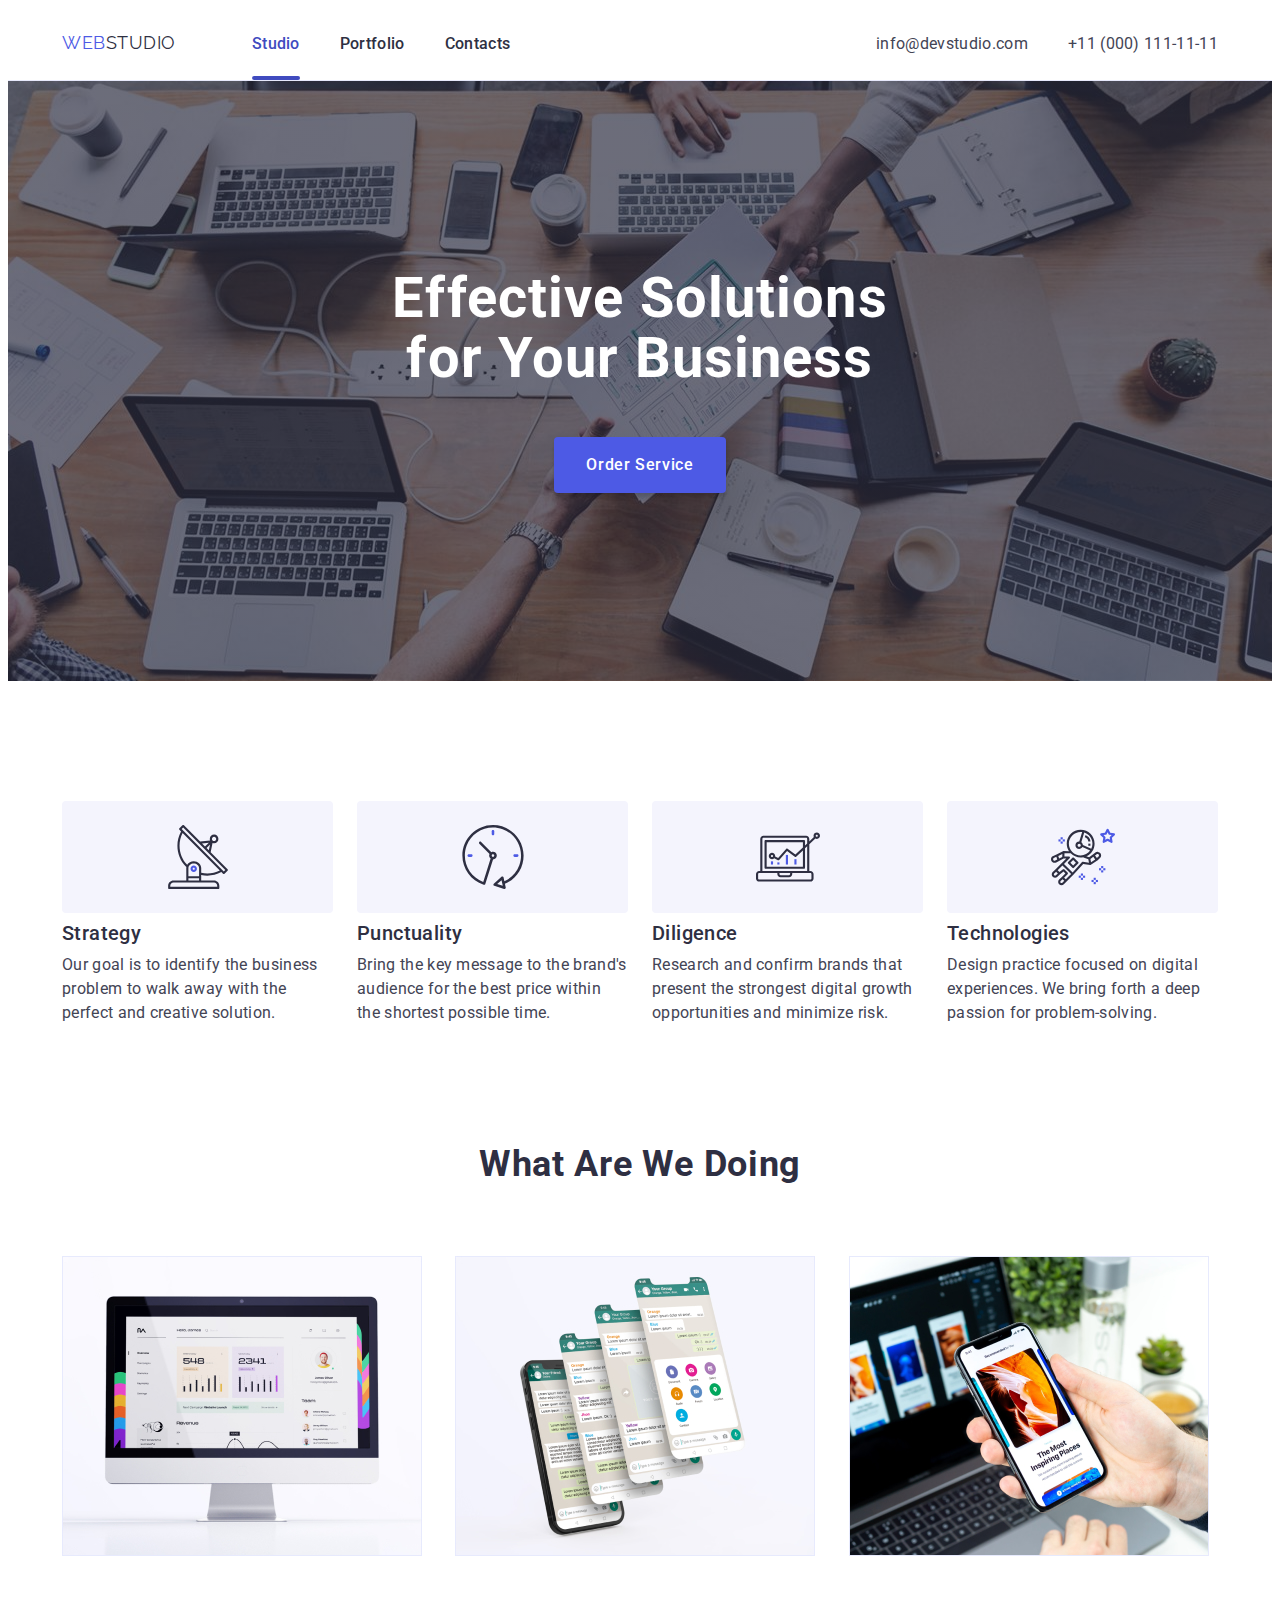
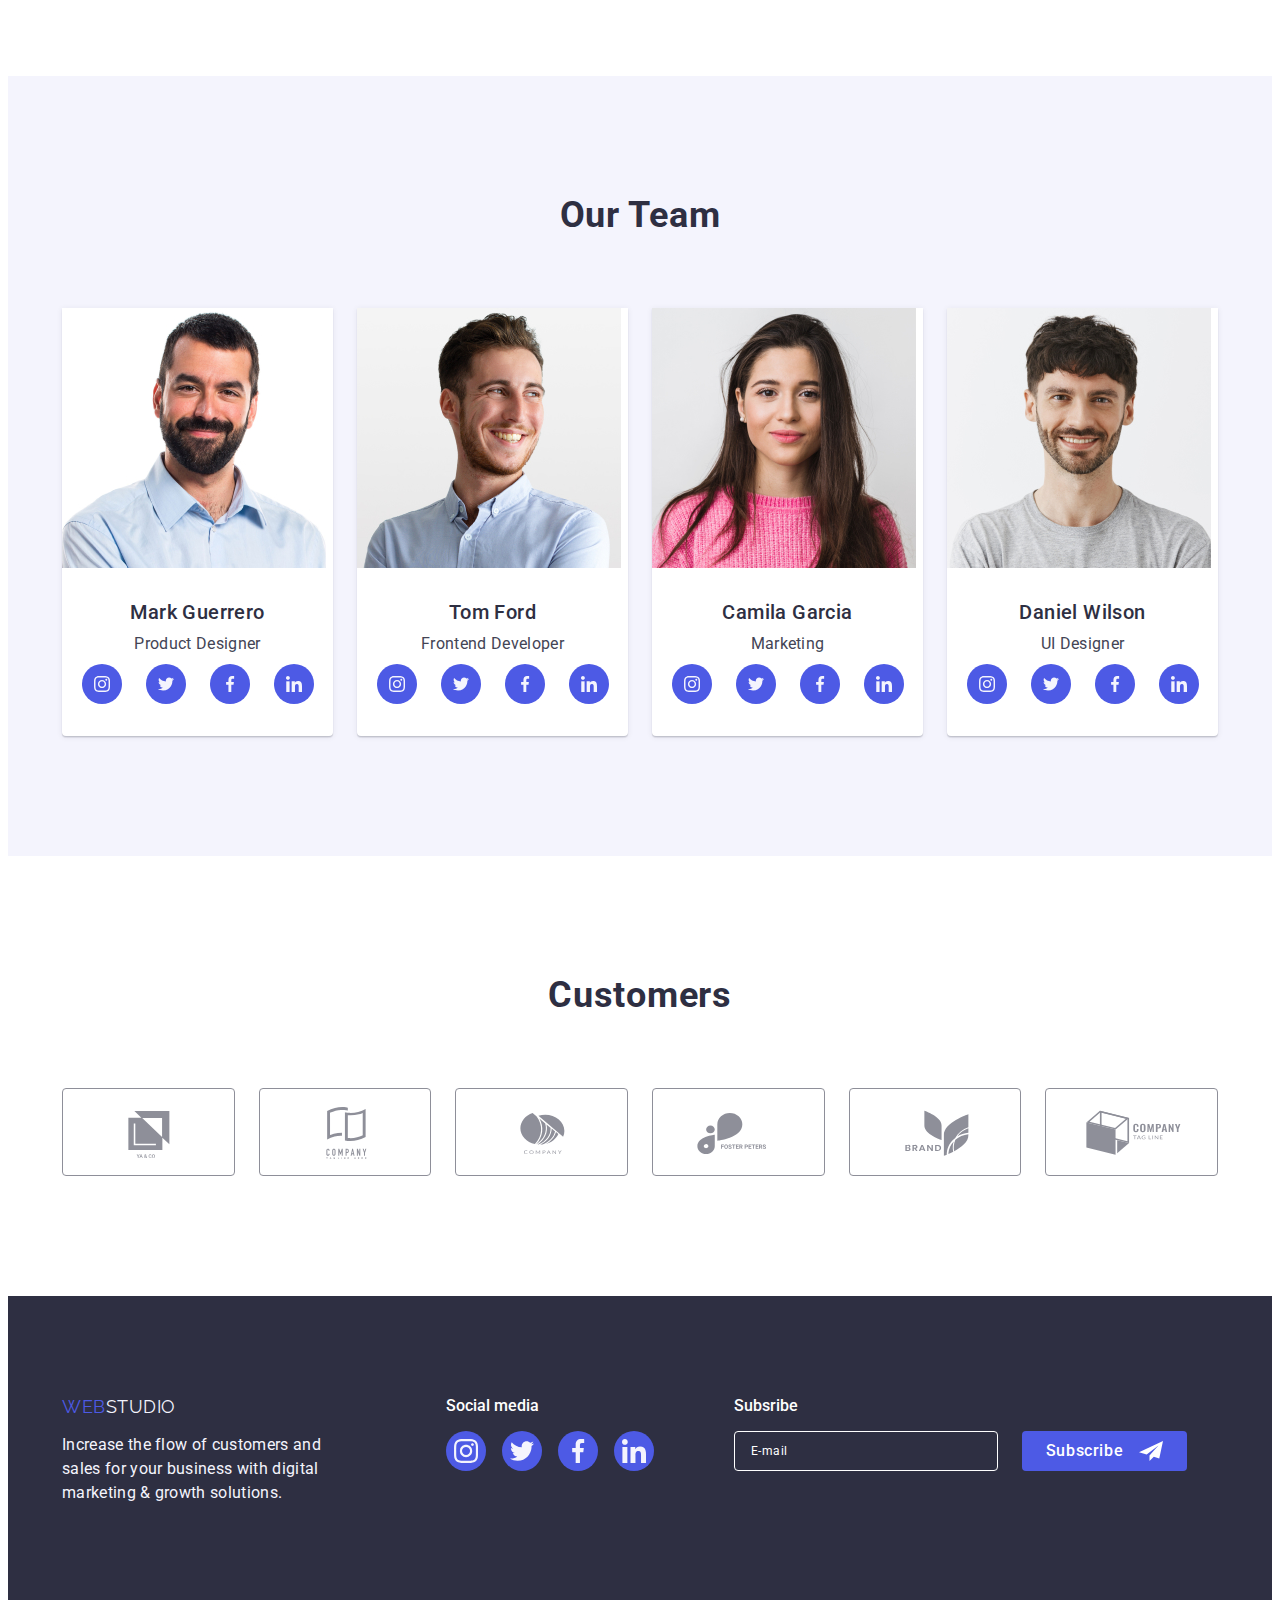
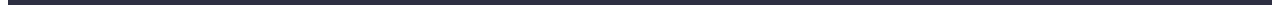
<file: index.html>
<!DOCTYPE html>

<html lang="en">
  <head>
    <meta charset="UTF-8" />
    <meta name="viewport" content="width=device-width, initial-scale=1.0" />
    <title>Web Studio</title>
    <link rel="preconnect" href="https://fonts.googleapis.com" />
    <link rel="preconnect" href="https://fonts.gstatic.com" crossorigin />
    <link
      href="https://fonts.googleapis.com/css2?family=Raleway:wght@800&family=Roboto:wght@400;500;700;900&display=swap"
      rel="stylesheet"
    />
    <link
      rel="stylesheet"
      href="https://cdnjs.cloudflare.com/ajax/libs/modern-normalize/2.0.0/modern-normalize.min.css"
      integrity="sha512-4xo8blKMVCiXpTaLzQSLSw3KFOVPWhm/TRtuPVc4WG6kUgjH6J03IBuG7JZPkcWMxJ5huwaBpOpnwYElP/m6wg=="
      crossorigin="anonymous"
      referrerpolicy="no-referrer"
    />
    <link rel="stylesheet" href="./css/styles.css" />
  </head>

  <body>
    <header>
      <div class="container" id="header-container">
        <nav>
          <a href="./index.html" class="logo header-logo"
            >WEB<span class="logo-accent-dark">STUDIO</span></a
          >

          <ul class="navigation-tabs">
            <li>
              <a href="./index.html" class="nav-link current">Studio</a>
            </li>
            <li>
              <a href="./portfolio.html" class="nav-link">Portfolio</a>
            </li>
            <li>
              <a href="#" class="nav-link">Contacts</a>
            </li>
          </ul>
        </nav>

        <address>
          <ul class="addresses-list">
            <li>
              <a href="mailto:info@devstudio.com" class="address-link"
                >info@devstudio.com</a
              >
            </li>
            <li>
              <a href="tel:+110001111111" class="address-link"
                >+11 (000) 111-11-11</a
              >
            </li>
          </ul>
        </address>

        <button class="menu-toggle js-open-menu" aria-expanded="false" aria-controls="mobile-menu">
          <svg class="menu-toggle-icon" width="32" height="22">
            <use href="./images/icons.svg#menu"></use>
          </svg>
        </button>
      </div>
    </header>

    <div class="menu-container js-menu-container" id="mobile-menu">
      <button class="menu-close-toggle js-close-menu">
        <svg class="modal-close-button-cross" width="8" height="8">
          <use href="./images/icons.svg#cross"></use>
        </svg>
      </button>

      <ul class="mobile-menu-navigation-tabs">
        <li>
          <a href="./index.html" class="mobile-menu-nav-link mobile-menu-current">Studio</a>
        </li>
        <li>
          <a href="./portfolio.html" class="mobile-menu-nav-link">Portfolio</a>
        </li>
        <li>
          <a href="#" class="mobile-menu-nav-link">Contacts</a>
        </li>
      </ul>

      <div>
        <ul class="mobile-menu-addresses-list">
          <li>
            <a href="tel:+110001111111" class="mobile-menu-tel-link"
            >+11 (000) 111-11-11</a
            >
          </li>
          <li>
            <a href="mailto:info@devstudio.com" class="mobile-menu-email-link"
            >info@devstudio.com</a
            >
          </li>
        </ul>

        <ul class="mobile-menu-social-media-list">
          <li>
            <a class="social-media-link" href="#" target="_blank">
              <svg class="social-media-icon">
                <use
                        href="./images/icons.svg#icon-instagram"
                ></use>
              </svg>
            </a>
          </li>
          <li>
            <a class="social-media-link" href="#" target="_blank">
              <svg class="social-media-icon">
                <use href="./images/icons.svg#icon-twitter"></use>
              </svg>
            </a>
          </li>
          <li>
            <a class="social-media-link" href="#" target="_blank">
              <svg class="social-media-icon">
                <use href="./images/icons.svg#icon-facebook"></use>
              </svg>
            </a>
          </li>
          <li>
            <a class="social-media-link" href="#" target="_blank">
              <svg class="social-media-icon">
                <use href="./images/icons.svg#icon-linkedin"></use>
              </svg>
            </a>
          </li>
        </ul>
      </div>
    </div>

    <main>
      <section class="order-section">
        <div class="container">
          <h1 class="slogan">Effective Solutions<br />for Your Business</h1>
          <button type="button" class="order-service-button" data-modal-open>
            Order Service
          </button>
        </div>
      </section>

      <section class="advantages-section">
        <div class="container">
          <h2 class="visually-hidden">Advantages</h2>

          <ul class="advantages-list">
            <li class="advantages-list-item">
              <div class="advantages-icon">
                <svg>
                  <use href="./images/icons.svg#icon-antenna"></use>
                </svg>
              </div>
              <h3 class="advantages-list-item-title">Strategy</h3>
              <p class="advantages-list-item-text">
                Our goal is to identify the business problem to walk away with
                the perfect and creative solution.
              </p>
            </li>
            <li class="advantages-list-item">
              <div class="advantages-icon">
                <svg>
                  <use href="./images/icons.svg#icon-clock"></use>
                </svg>
              </div>
              <h3 class="advantages-list-item-title">Punctuality</h3>
              <p class="advantages-list-item-text">
                Bring the key message to the brand's audience for the best price
                within the shortest possible time.
              </p>
            </li>
            <li class="advantages-list-item">
              <div class="advantages-icon">
                <svg>
                  <use href="./images/icons.svg#icon-diagram"></use>
                </svg>
              </div>
              <h3 class="advantages-list-item-title">Diligence</h3>
              <p class="advantages-list-item-text">
                Research and confirm brands that present the strongest digital
                growth opportunities and minimize risk.
              </p>
            </li>
            <li class="advantages-list-item">
              <div class="advantages-icon">
                <svg>
                  <use
                    href="./images/icons.svg#icon-astronaut"
                  ></use>
                </svg>
              </div>
              <h3 class="advantages-list-item-title">Technologies</h3>
              <p class="advantages-list-item-text">
                Design practice focused on digital experiences. We bring forth a
                deep passion for problem-solving.
              </p>
            </li>
          </ul>
        </div>
      </section>

      <section class="work-types-section">
        <div class="container">
          <h2 class="section-title">What Are We Doing</h2>

          <ul class="work-types-list">
            <li class="work-types-list-item">
              <img
                src="images/main_page/monitor_mac.jpg"
                srcset="images/main_page/monitor_mac.jpg 1x, images/main_page/monitor_mac@2x.jpg 2x"
                alt="Monitor"
                width="360"
              />
            </li>
            <li class="work-types-list-item">
              <img
                src="images/devices/i_phone.jpg"
                srcset="images/main_page/mobiles_chats.jpg 1x, images/main_page/mobiles_chats@2x.jpg 2x"
                alt="Smartphone"
                width="360"
              />
            </li>
            <li class="work-types-list-item">
              <img
                src="images/main_page/mobile_in_hand.jpg"
                srcset="images/main_page/mobile_in_hand.jpg 1x, images/main_page/mobile_in_hand@2x.jpg 2x"
                alt="Mobile phone and laptop"
                width="360"
              />
            </li>
          </ul>
        </div>
      </section>

      <section class="team-section">
        <div class="container">
          <h2 class="section-title">Our Team</h2>

          <ul class="team-list">
            <li class="team-list-item">
              <img
                src="images/main_page/mark_guerrero.jpg"
                srcset="images/main_page/mark_guerrero.jpg 1x, images/main_page/mark_guerrero@2x.jpg 2x"
                alt="Pictured is Mark Guerrero"
                width="264"
              />
              <h3 class="team-member-name">Mark Guerrero</h3>
              <p class="team-member-role">Product Designer</p>
              <ul class="team-member-contacts">
                <li>
                  <a class="team-member-contact-link" href="#" target="_blank">
                    <svg class="team-member-contact-icon">
                      <use
                        href="./images/icons.svg#icon-instagram"
                      ></use>
                    </svg>
                  </a>
                </li>
                <li>
                  <a class="team-member-contact-link" href="#" target="_blank">
                    <svg class="team-member-contact-icon">
                      <use
                        href="./images/icons.svg#icon-twitter"
                      ></use>
                    </svg>
                  </a>
                </li>
                <li>
                  <a class="team-member-contact-link" href="#" target="_blank">
                    <svg class="team-member-contact-icon">
                      <use
                        href="./images/icons.svg#icon-facebook"
                      ></use>
                    </svg>
                  </a>
                </li>
                <li>
                  <a class="team-member-contact-link" href="#" target="_blank">
                    <svg class="team-member-contact-icon">
                      <use
                        href="./images/icons.svg#icon-linkedin"
                      ></use>
                    </svg>
                  </a>
                </li>
              </ul>
            </li>
            <li class="team-list-item">
              <img
                src="images/main_page/tom_ford.jpg"
                srcset="images/main_page/tom_ford.jpg 1x, images/main_page/tom_ford@2x.jpg 2x"
                alt="Pictured is Tom Ford"
                width="264"
              />
              <h3 class="team-member-name">Tom Ford</h3>
              <p class="team-member-role">Frontend Developer</p>
              <ul class="team-member-contacts">
                <li>
                  <a class="team-member-contact-link" href="#" target="_blank">
                    <svg class="team-member-contact-icon">
                      <use
                        href="./images/icons.svg#icon-instagram"
                      ></use>
                    </svg>
                  </a>
                </li>
                <li>
                  <a class="team-member-contact-link" href="#" target="_blank">
                    <svg class="team-member-contact-icon">
                      <use
                        href="./images/icons.svg#icon-twitter"
                      ></use>
                    </svg>
                  </a>
                </li>
                <li>
                  <a class="team-member-contact-link" href="#" target="_blank">
                    <svg class="team-member-contact-icon">
                      <use
                        href="./images/icons.svg#icon-facebook"
                      ></use>
                    </svg>
                  </a>
                </li>
                <li>
                  <a class="team-member-contact-link" href="#" target="_blank">
                    <svg class="team-member-contact-icon">
                      <use
                        href="./images/icons.svg#icon-linkedin"
                      ></use>
                    </svg>
                  </a>
                </li>
              </ul>
            </li>
            <li class="team-list-item">
              <img
                src="images/main_page/camila_garcia.jpg"
                srcset="images/main_page/camila_garcia.jpg 1x, images/main_page/camila_garcia@2x.jpg 2x"
                alt="Pictured is Camila Garcia"
                width="264"
              />
              <h3 class="team-member-name">Camila Garcia</h3>
              <p class="team-member-role">Marketing</p>
              <ul class="team-member-contacts">
                <li>
                  <a class="team-member-contact-link" href="#" target="_blank">
                    <svg class="team-member-contact-icon">
                      <use
                        href="./images/icons.svg#icon-instagram"
                      ></use>
                    </svg>
                  </a>
                </li>
                <li>
                  <a class="team-member-contact-link" href="#" target="_blank">
                    <svg class="team-member-contact-icon">
                      <use
                        href="./images/icons.svg#icon-twitter"
                      ></use>
                    </svg>
                  </a>
                </li>
                <li>
                  <a class="team-member-contact-link" href="#" target="_blank">
                    <svg class="team-member-contact-icon">
                      <use
                        href="./images/icons.svg#icon-facebook"
                      ></use>
                    </svg>
                  </a>
                </li>
                <li>
                  <a class="team-member-contact-link" href="#" target="_blank">
                    <svg class="team-member-contact-icon">
                      <use
                        href="./images/icons.svg#icon-linkedin"
                      ></use>
                    </svg>
                  </a>
                </li>
              </ul>
            </li>
            <li class="team-list-item">
              <img
                src="images/main_page/daniel_wilson.jpg"
                srcset="images/main_page/daniel_wilson.jpg 1x, images/main_page/daniel_wilson@2x.jpg 2x"
                alt="Pictured is Daniel Wilson"
                width="264"
              />
              <h3 class="team-member-name">Daniel Wilson</h3>
              <p class="team-member-role">UI Designer</p>
              <ul class="team-member-contacts">
                <li>
                  <a class="team-member-contact-link" href="#" target="_blank">
                    <svg class="team-member-contact-icon">
                      <use
                        href="./images/icons.svg#icon-instagram"
                      ></use>
                    </svg>
                  </a>
                </li>
                <li>
                  <a class="team-member-contact-link" href="#" target="_blank">
                    <svg class="team-member-contact-icon">
                      <use
                        href="./images/icons.svg#icon-twitter"
                      ></use>
                    </svg>
                  </a>
                </li>
                <li>
                  <a class="team-member-contact-link" href="#" target="_blank">
                    <svg class="team-member-contact-icon">
                      <use
                        href="./images/icons.svg#icon-facebook"
                      ></use>
                    </svg>
                  </a>
                </li>
                <li>
                  <a class="team-member-contact-link" href="#" target="_blank">
                    <svg class="team-member-contact-icon">
                      <use
                        href="./images/icons.svg#icon-linkedin"
                      ></use>
                    </svg>
                  </a>
                </li>
              </ul>
            </li>
          </ul>
        </div>
      </section>

      <section class="customers-section">
        <div class="container">
          <h2 class="section-title">Customers</h2>
          <ul class="customers-list">
            <li class="customer-list-item">
              <a href="#" target="_blank">
                <svg class="customer-icon" width="104" height="56">
                  <use
                    href="./images/icons.svg#icon-company-ya-n-co"
                  ></use>
                </svg>
              </a>
            </li>
            <li class="customer-list-item">
              <a href="#" target="_blank">
                <svg class="customer-icon" width="104" height="56">
                  <use
                    href="./images/icons.svg#icon-company-book"
                  ></use>
                </svg>
              </a>
            </li>
            <li class="customer-list-item">
              <a href="#" target="_blank">
                <svg class="customer-icon" width="104" height="56">
                  <use
                    href="./images/icons.svg#icon-company-egg"
                  ></use>
                </svg>
              </a>
            </li>
            <li class="customer-list-item">
              <a href="#" target="_blank">
                <svg class="customer-icon" width="104" height="56">
                  <use
                    href="./images/icons.svg#icon-company-foster-peters"
                  ></use>
                </svg>
              </a>
            </li>
            <li class="customer-list-item">
              <a href="#" target="_blank">
                <svg class="customer-icon" width="104" height="56">
                  <use
                    href="./images/icons.svg#icon-company-brand"
                  ></use>
                </svg>
              </a>
            </li>
            <li class="customer-list-item">
              <a href="#" target="_blank">
                <svg class="customer-icon" width="104" height="56">
                  <use
                    href="./images/icons.svg#icon-company-cube"
                  ></use>
                </svg>
              </a>
            </li>
          </ul>
        </div>
      </section>
    </main>

    <footer>
      <div class="container">
        <div>
          <a href="./index.html" class="logo footer-logo"
            >WEB<span class="logo-accent-light">STUDIO</span></a
          >

          <p class="footer-text">
            Increase the flow of customers and sales for your business with
            digital marketing & growth solutions.
          </p>
        </div>

        <div class="social-media-container">
          <p>Social media</p>
          <ul class="social-media-list">
            <li>
              <a class="social-media-link" href="#" target="_blank">
                <svg class="social-media-icon">
                  <use
                    href="./images/icons.svg#icon-instagram"
                  ></use>
                </svg>
              </a>
            </li>
            <li>
              <a class="social-media-link" href="#" target="_blank">
                <svg class="social-media-icon">
                  <use href="./images/icons.svg#icon-twitter"></use>
                </svg>
              </a>
            </li>
            <li>
              <a class="social-media-link" href="#" target="_blank">
                <svg class="social-media-icon">
                  <use href="./images/icons.svg#icon-facebook"></use>
                </svg>
              </a>
            </li>
            <li>
              <a class="social-media-link" href="#" target="_blank">
                <svg class="social-media-icon">
                  <use href="./images/icons.svg#icon-linkedin"></use>
                </svg>
              </a>
            </li>
          </ul>
        </div>

        <div class="subscribe-form-container">
          <p class="subscribe-form-name">Subsribe</p>
          <form action="#" name="subscribe_form" autocomplete="off">
            <input
              type="email"
              name="email"
              placeholder="E-mail"
              class="subscribe-form-email-input"
            />
            <button type="submit" class="subscription-submit-button">
              Subscribe
              <svg
                class="subscription-submit-button-icon"
                width="24"
                height="20"
              >
                <use href="./images/icons.svg#send"></use>
              </svg>
            </button>
          </form>
        </div>
      </div>
    </footer>

    <div class="backdrop is-hidden" data-modal>
      <div class="modal">
        <p class="leave-contacts-form-title">
          Leave your contacts and we will call you back
        </p>
        <form class="leave-contacts-form" name="leave_contacts_form">
          <label class="leave-contacts-form-text-input-label" for="name-input"
            >Name</label
          >
          <div class="leave-contacts-form-input-wrapper">
            <input
              type="text"
              name="name"
              class="leave-contacts-form-input"
              id="name-input"
            />
            <svg class="leave-contacts-form-input-icon" width="18" height="18">
              <use href="./images/icons.svg#person"></use>
            </svg>
          </div>

          <label class="leave-contacts-form-text-input-label" for="phone-input"
            >Phone</label
          >
          <div class="leave-contacts-form-input-wrapper">
            <input
              type="tel"
              name="phone"
              class="leave-contacts-form-input"
              id="phone-input"
            />
            <svg class="leave-contacts-form-input-icon" width="18" height="24">
              <use href="./images/icons.svg#phone"></use>
            </svg>
          </div>

          <label class="leave-contacts-form-text-input-label" for="email-input"
            >Email</label
          >
          <div class="leave-contacts-form-input-wrapper">
            <input
              type="email"
              name="email"
              class="leave-contacts-form-input"
              id="email-input"
            />
            <svg class="leave-contacts-form-input-icon" width="18" height="24">
              <use href="./images/icons.svg#email"></use>
            </svg>
          </div>

          <label
            class="leave-contacts-form-text-input-label"
            for="comment-input"
            >Comment</label
          >
          <span class="leave-contacts-form-input-name"></span>
          <textarea
            name="comment"
            placeholder="Text input"
            class="leave-contacts-form-textarea"
            id="comment-input"
          ></textarea>

          <div class="leave-contacts-form-checkbox-input-wrapper">
            <div class="leave-contacts-form-checkbox-wrapper">
              <input
                type="checkbox"
                name="accepted"
                value="true"
                class="leave-contacts-form-checkbox"
                id="policy-accepted-checkbox"
              />
              <svg
                class="leave-contacts-form-checkbox-icon"
                width="10"
                height="8"
              >
                <use href="./images/icons.svg#checkmark"></use>
              </svg>
            </div>
            <label
              class="leave-contacts-form-checkbox-label"
              for="policy-accepted-checkbox"
              >I accept the terms and conditions of the
              <a href="#" class="leave-contacts-form-link"
                >Privacy Policy</a
              ></label
            >
          </div>
          <button type="submit" class="leave-contacts-form-submit-button">
            Send
          </button>
        </form>

        <button class="modal-close-button" data-modal-close>
          <svg class="modal-close-button-cross" width="8" height="8">
            <use href="./images/icons.svg#cross"></use>
          </svg>
        </button>
      </div>
    </div>

    <script src="./js/modal.js"></script>
    <script src="./js/mobile-menu.js"></script>
  </body>
</html>
</file>
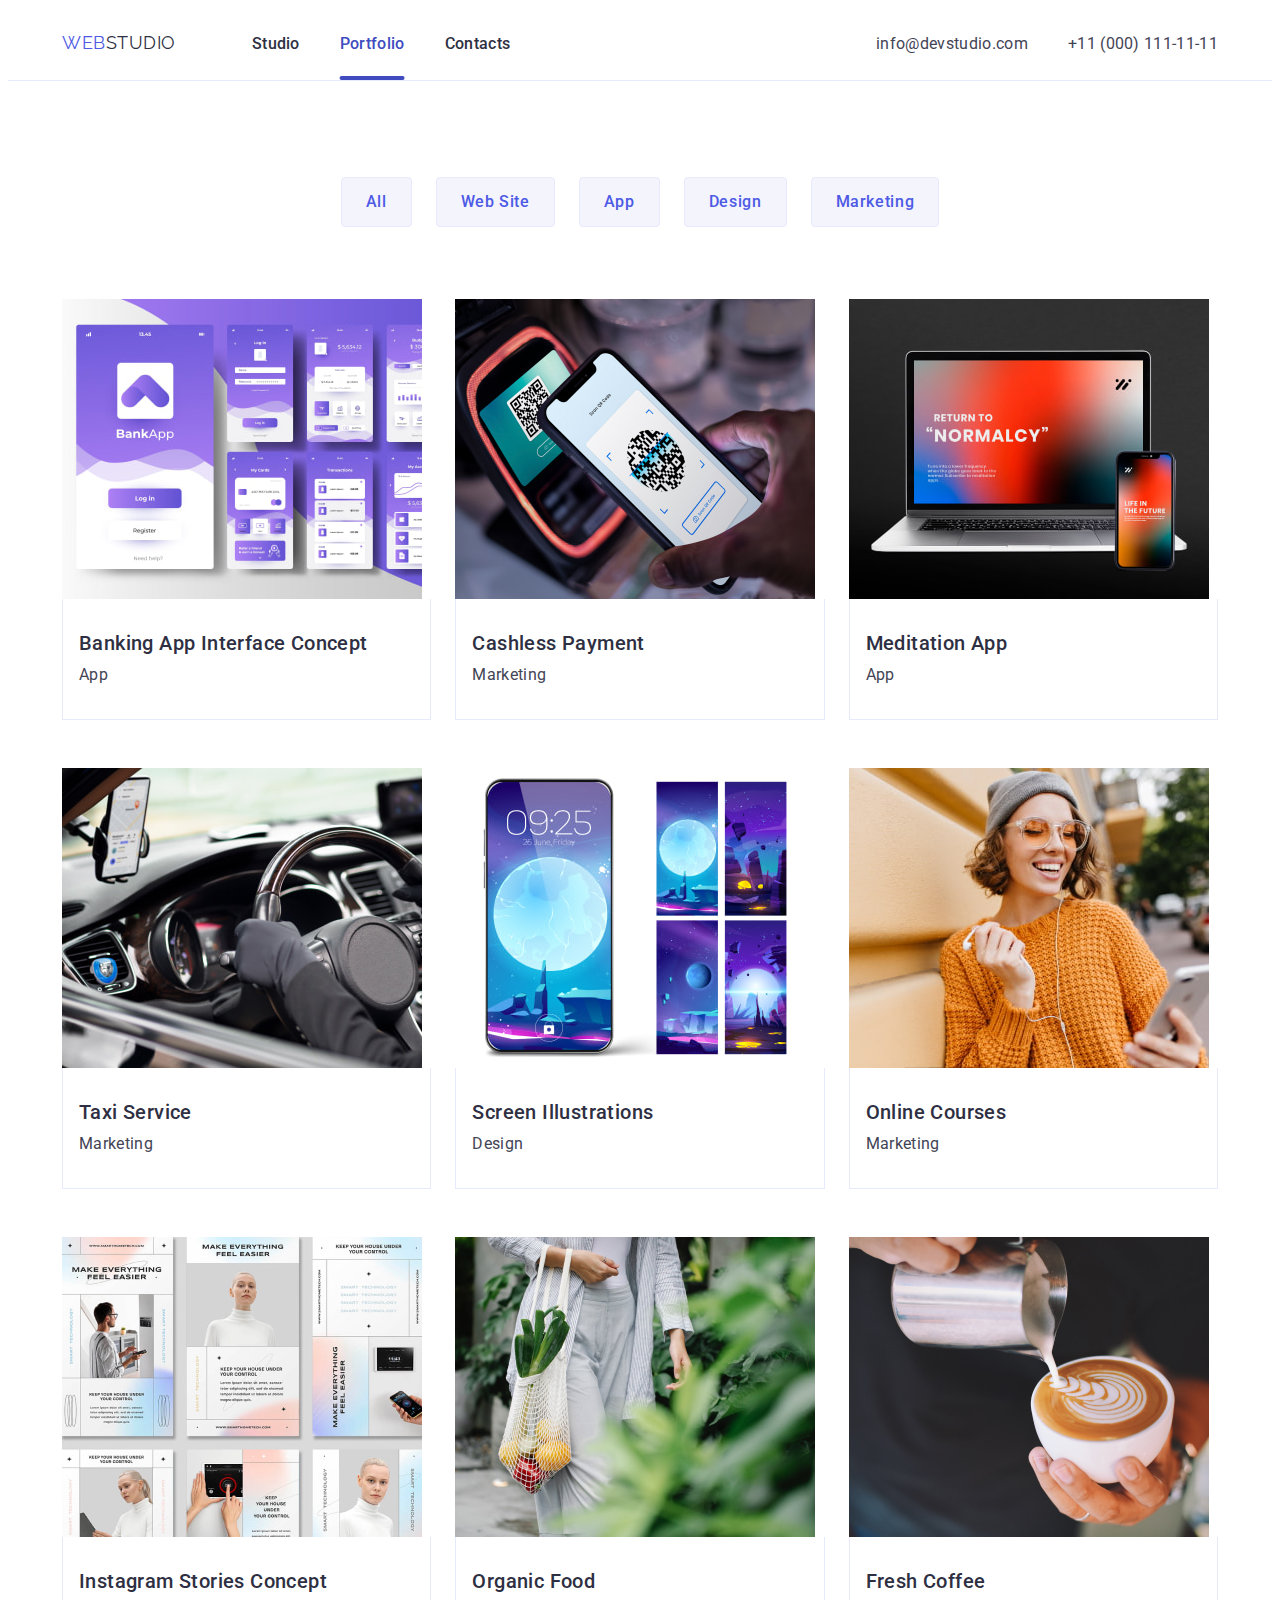
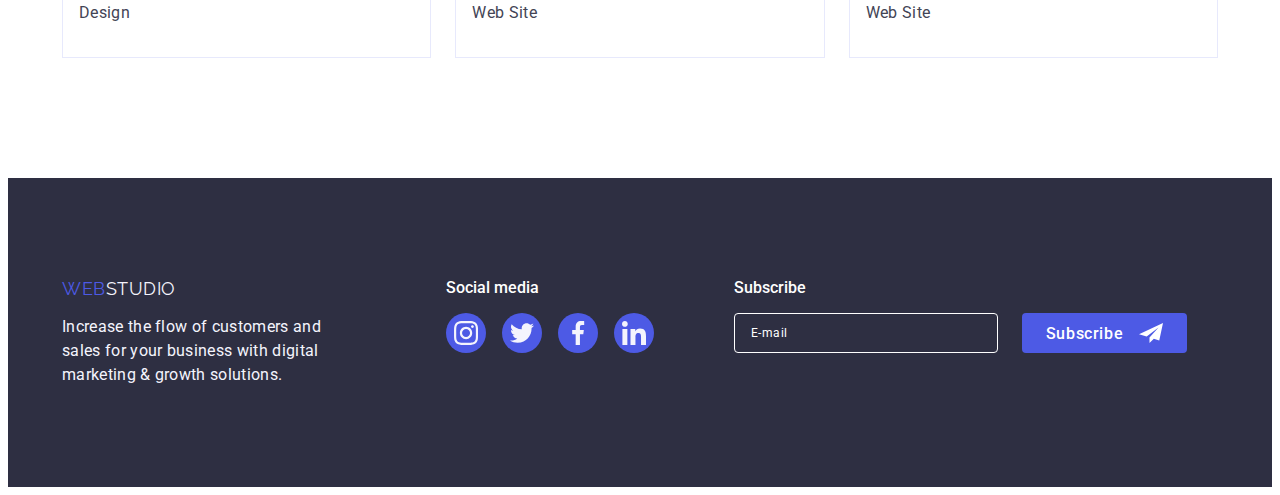
<file: portfolio.html>
<!DOCTYPE html>

<html lang="en">
  <head>
    <meta charset="UTF-8" />
    <meta name="viewport" content="width=device-width, initial-scale=1.0" />
    <title>Web Studio</title>
    <link rel="preconnect" href="https://fonts.googleapis.com" />
    <link rel="preconnect" href="https://fonts.gstatic.com" crossorigin />
    <link
      href="https://fonts.googleapis.com/css2?family=Raleway:wght@800&family=Roboto:wght@400;500;700;900&display=swap"
      rel="stylesheet"
    />
    <link
      rel="stylesheet"
      href="https://cdnjs.cloudflare.com/ajax/libs/modern-normalize/2.0.0/modern-normalize.min.css"
      integrity="sha512-4xo8blKMVCiXpTaLzQSLSw3KFOVPWhm/TRtuPVc4WG6kUgjH6J03IBuG7JZPkcWMxJ5huwaBpOpnwYElP/m6wg=="
      crossorigin="anonymous"
      referrerpolicy="no-referrer"
    />
    <link rel="stylesheet" href="./css/styles.css" />
  </head>

  <body>
    <header>
      <div class="container" id="header-container">
        <nav>
          <a href="./index.html" class="logo header-logo"
            >WEB<span class="logo-accent-dark">STUDIO</span></a
          >

          <ul class="navigation-tabs">
            <li>
              <a href="./index.html" class="nav-link">Studio</a>
            </li>
            <li>
              <a href="./portfolio.html" class="nav-link current">Portfolio</a>
            </li>
            <li>
              <a href="#" class="nav-link">Contacts</a>
            </li>
          </ul>
        </nav>

        <address>
          <ul class="addresses-list">
            <li>
              <a href="mailto:info@devstudio.com" class="address-link"
                >info@devstudio.com</a
              >
            </li>
            <li>
              <a href="tel:+110001111111" class="address-link"
                >+11 (000) 111-11-11</a
              >
            </li>
          </ul>
        </address>
      </div>
    </header>

    <main>
      <section class="portfolio-section">
        <div class="container">
          <h1 class="visually-hidden">Portfolio</h1>

          <ul class="filter-buttons-list">
            <li>
              <button type="button" class="filter-button">All</button>
            </li>
            <li>
              <button type="button" class="filter-button">Web Site</button>
            </li>
            <li>
              <button type="button" class="filter-button">App</button>
            </li>
            <li>
              <button type="button" class="filter-button">Design</button>
            </li>
            <li>
              <button type="button" class="filter-button">Marketing</button>
            </li>
          </ul>

          <ul class="projects-list">
            <li class="project-list-item">
              <a href="#">
                <div class="project-image-wrapper">
                  <img
                    src="images/windows_in_app.jpg"
                    alt="App Interface"
                    width="360"
                    height="300">
                  <div class="project-image-overlay">
                    <p class="project-image-overlay-text">
                      Lorem ipsum dolor sit amet, consectetur adipisicing elit.
                      Deleniti deserunt eligendi fuga harum inventore iusto,
                      nihil odio odit pariatur quas quia repellat soluta unde.
                      Adipisci ducimus fugiat laudantium maxime reiciendis?
                    </p>
                  </div>
                </div>
                <div class="project-list-info">
                  <h2 class="project-name">Banking App Interface Concept</h2>
                  <p class="project-type">App</p>
                </div>
              </a>
            </li>
            <li class="project-list-item">
              <a href="#">
                <div class="project-image-wrapper">
                  <img
                    src="images/qr-code.jpg"
                    alt="Cashless Payment Process"
                    width="360"
                    height="300">
                  <div class="project-image-overlay">
                    <p class="project-image-overlay-text">
                      Lorem ipsum dolor sit amet, consectetur adipisicing elit.
                      Deleniti deserunt eligendi fuga harum inventore iusto,
                      nihil odio odit pariatur quas quia repellat soluta unde.
                      Adipisci ducimus fugiat laudantium maxime reiciendis?
                    </p>
                  </div>
                </div>
                <div class="project-list-info">
                  <h2 class="project-name">Cashless Payment</h2>
                  <p class="project-type">Marketing</p>
                </div>
              </a>
            </li>
            <li class="project-list-item">
              <a href="#">
                <div class="project-image-wrapper">
                  <img
                    src="images/laptop_and_phone.jpg"
                    alt="Laptop and Phone with the Meditation App installed"
                    width="360"
                    height="300">
                  <div class="project-image-overlay">
                    <p class="project-image-overlay-text">
                      Lorem ipsum dolor sit amet, consectetur adipisicing elit.
                      Deleniti deserunt eligendi fuga harum inventore iusto,
                      nihil odio odit pariatur quas quia repellat soluta unde.
                      Adipisci ducimus fugiat laudantium maxime reiciendis?
                    </p>
                  </div>
                </div>
                <div class="project-list-info">
                  <h2 class="project-name">Meditation App</h2>
                  <p class="project-type">App</p>
                </div>
              </a>
            </li>
            <li class="project-list-item">
              <a href="#">
                <div class="project-image-wrapper">
                  <img
                    src="images/driving_car.jpg"
                    alt="Taxi Saloon with App"
                    width="360"
                    height="300">
                  <div class="project-image-overlay">
                    <p class="project-image-overlay-text">
                      Lorem ipsum dolor sit amet, consectetur adipisicing elit.
                      Deleniti deserunt eligendi fuga harum inventore iusto,
                      nihil odio odit pariatur quas quia repellat soluta unde.
                      Adipisci ducimus fugiat laudantium maxime reiciendis?
                    </p>
                  </div>
                </div>
                <div class="project-list-info">
                  <h2 class="project-name">Taxi Service</h2>
                  <p class="project-type">Marketing</p>
                </div>
              </a>
            </li>
            <li class="project-list-item">
              <a href="#">
                <div class="project-image-wrapper">
                <img
                  src="images/cellphone.jpg"
                  alt="Screen Illustrations on the cellphone"
                  width="360"
                  height="300">
                  <div class="project-image-overlay">
                    <p class="project-image-overlay-text">
                      Lorem ipsum dolor sit amet, consectetur adipisicing elit.
                      Deleniti deserunt eligendi fuga harum inventore iusto,
                      nihil odio odit pariatur quas quia repellat soluta unde.
                      Adipisci ducimus fugiat laudantium maxime reiciendis?
                    </p>
                  </div>
                </div>
                <div class="project-list-info">
                  <h2 class="project-name">Screen Illustrations</h2>
                  <p class="project-type">Design</p>
                </div>
              </a>
            </li>
            <li class="project-list-item">
              <a href="#">
                <div class="project-image-wrapper">
                  <img
                    src="images/smiling_woman.jpg"
                    alt="Woman using Phone on Street"
                    width="360"
                    height="300">
                  <div class="project-image-overlay">
                    <p class="project-image-overlay-text">
                      Lorem ipsum dolor sit amet, consectetur adipisicing elit.
                      Deleniti deserunt eligendi fuga harum inventore iusto,
                      nihil odio odit pariatur quas quia repellat soluta unde.
                      Adipisci ducimus fugiat laudantium maxime reiciendis?
                    </p>
                  </div>
                </div>
                <div class="project-list-info">
                  <h2 class="project-name">Online Courses</h2>
                  <p class="project-type">Marketing</p>
                </div>
              </a>
            </li>
            <li class="project-list-item">
              <a href="#">
                <div class="project-image-wrapper">
                  <img
                    src="images/smart_world.jpg"
                    alt="Blocks in the App with Pictures and Text"
                    width="360"
                    height="300">
                  <div class="project-image-overlay">
                    <p class="project-image-overlay-text">
                      Lorem ipsum dolor sit amet, consectetur adipisicing elit.
                      Deleniti deserunt eligendi fuga harum inventore iusto,
                      nihil odio odit pariatur quas quia repellat soluta unde.
                      Adipisci ducimus fugiat laudantium maxime reiciendis?
                    </p>
                  </div>
                </div>
                <div class="project-list-info">
                  <h2 class="project-name">Instagram Stories Concept</h2>
                  <p class="project-type">Design</p>
                </div>
              </a>
            </li>
            <li class="project-list-item">
              <a href="#">
                <div class="project-image-wrapper">
                  <img
                    src="images/bag_with_vgtbls.jpg"
                    alt="Different vegetables in a bag"
                    width="360"
                    height="300">
                  <div class="project-image-overlay">
                    <p class="project-image-overlay-text">
                      Lorem ipsum dolor sit amet, consectetur adipisicing elit.
                      Deleniti deserunt eligendi fuga harum inventore iusto,
                      nihil odio odit pariatur quas quia repellat soluta unde.
                      Adipisci ducimus fugiat laudantium maxime reiciendis?
                    </p>
                  </div>
                </div>
                <div class="project-list-info">
                  <h2 class="project-name">Organic Food</h2>
                  <p class="project-type">Web Site</p>
                </div>
              </a>
            </li>
            <li class="project-list-item">
              <a href="#">
                <div class="project-image-wrapper">
                  <img
                    src="images/latte.jpg"
                    alt="Making cup of a latte"
                    width="360"
                    height="300">
                  <div class="project-image-overlay">
                    <p class="project-image-overlay-text">
                      Lorem ipsum dolor sit amet, consectetur adipisicing elit.
                      Deleniti deserunt eligendi fuga harum inventore iusto,
                      nihil odio odit pariatur quas quia repellat soluta unde.
                      Adipisci ducimus fugiat laudantium maxime reiciendis?
                    </p>
                  </div>
                </div>
                <div class="project-list-info">
                  <h2 class="project-name">Fresh Coffee</h2>
                  <p class="project-type">Web Site</p>
                </div>
              </a>
            </li>
          </ul>
        </div>
      </section>
    </main>

    <footer>
      <div class="container">
        <div>
          <a href="./index.html" class="logo footer-logo"
            >WEB<span class="logo-accent-light">STUDIO</span></a
          >

          <p class="footer-text">
            Increase the flow of customers and sales for your business with
            digital marketing & growth solutions.
          </p>
        </div>

        <div class="social-media-container">
          <p>Social media</p>
          <ul class="social-media-list">
            <li>
              <a class="social-media-link" href="#" target="_blank">
                <svg class="social-media-icon">
                  <use
                    href="./images/icons.svg#icon-instagram"
                  ></use>
                </svg>
              </a>
            </li>
            <li>
              <a class="social-media-link" href="#" target="_blank">
                <svg class="social-media-icon">
                  <use href="./images/icons.svg#icon-twitter"></use>
                </svg>
              </a>
            </li>
            <li>
              <a class="social-media-link" href="#" target="_blank">
                <svg class="social-media-icon">
                  <use href="./images/icons.svg#icon-facebook"></use>
                </svg>
              </a>
            </li>
            <li>
              <a class="social-media-link" href="#" target="_blank">
                <svg class="social-media-icon">
                  <use href="./images/icons.svg#icon-linkedin"></use>
                </svg>
              </a>
            </li>
          </ul>
        </div>

        <div class="subscribe-form-container">
          <p class="subscribe-form-name">Subscribe</p>
          <form action="#" name="subscribe_form" autocomplete="off">
            <input
              type="email"
              name="email"
              placeholder="E-mail"
              class="subscribe-form-email-input"
            />
            <button type="submit" class="subscription-submit-button">
              Subscribe
              <svg
                class="subscription-submit-button-icon"
                width="24"
                height="20"
              >
                <use href="./images/icons.svg#send"></use>
              </svg>
            </button>
          </form>
        </div>
      </div>
    </footer>
  </body>
</html>
</file>
<file: css/styles.css>
:root {
  --navy-blue: #2e2f42;
  --navy-blue-rgb: 46, 47, 66;
  --iris: #4d5ae5;
  --cloud: #f4f4fd;
  --cornflower: #e7e9fc;
  --ocean: #404bbf;
  --white-background: #ffffff;
  --white-text: #ffffff;
  --white-common: #ffffff;
  --slate: #434455;
  --green: #31d0aa;
  --light-slate: #8e8f99;
  --dairy: #fcfcfc;
}

body {
  background-color: var(--white-background);
  font-family: 'Roboto', sans-serif;
  font-size: 16px;
  color: var(--navy-blue);
}

a {
  text-decoration: none;
  color: inherit;
  line-height: 1.5;
  letter-spacing: 0.02em;
}

h1,
h2,
h3,
h4,
h5,
h6,
p {
  margin-top: 0;
  margin-bottom: 0;
}

ul,
ol {
  margin-top: 0;
  margin-bottom: 0;
  padding-left: 0;
}

ul {
  list-style-type: none;
}

img {
  display: block;
}

*:focus {
  outline: none;
}

header {
  box-sizing: border-box;
  border-bottom: 1px solid var(--cornflower);
}

.hide {
  display: none;
}

.container {
  min-width: 320px;
  max-width: 428px;
  margin: 0 auto;
  padding: 0 16px;
}

@media screen and (min-width: 768px) {
  .container {
    max-width: 768px;
  }

  .customers-section > .container {
    padding: 0 108px;
  }

  footer > .container {
    padding: 0 108px;
  }
}

@media screen and (min-width: 1158px) {
  .container {
    max-width: 1156px;
  }

  .customers-section > .container {
    padding: 0 16px;
  }

  footer > .container {
    padding: 0 16px;
  }
}

#header-container {
  display: flex;
  justify-content: space-between;
  gap: 76px;
}

#header-container > nav {
  display: flex;
  gap: 76px;
}

.navigation-tabs {
  display: none;
}

@media screen and (min-width: 768px) {
  .navigation-tabs {
    display: flex;
    gap: 40px;
  }
}

.logo {
  font-family: 'Raleway', sans-serif;
  font-size: 18px;
  line-height: 1.17;
  letter-spacing: 0.03em;
  color: var(--iris);
  display: block;
}

.header-logo {
  padding-top: 24px;
  padding-bottom: 24px;
}

.logo-accent-dark {
  color: var(--navy-blue);
}

.nav-link {
  font-weight: 500;
  line-height: 1.5;
  letter-spacing: 0.02em;
  display: inline-block;
  padding-top: 24px;
  padding-bottom: 24px;
  position: relative;

  transition-property: color;
  transition-duration: 250ms;
  transition-timing-function: cubic-bezier(0.4, 0, 0.2, 1);
}

.nav-link:hover,
.nav-link:focus {
  color: var(--ocean);
}

.current {
  color: var(--ocean);
}

.current::after {
  content: '';
  position: absolute;
  bottom: 0;
  left: 50%;
  transform: translateX(-50%);
  width: 100%;
  height: 4px;
  border-radius: 2px;
  background-color: var(--ocean);
  display: block;
}

address {
  display: flex;
}

.addresses-list {
  display: flex;
  justify-content: right;
}

.addresses-list {
  display: none;
}

.address-link {
  font-style: normal;
  font-size: 12px;
  line-height: 1.17;
  letter-spacing: 0.04em;
  color: var(--slate);
  display: block;

  transition-property: color;
  transition-duration: 250ms;
  transition-timing-function: cubic-bezier(0.4, 0, 0.2, 1);
}

@media screen and (min-width: 768px) {
  .addresses-list {
    display: flex;
    flex-wrap: wrap;
    gap: 40px;
    row-gap: 12px;
    align-content: center;
  }
}

@media screen and (min-width: 1158px) {
  .address-link {
    font-style: normal;
    font-size: 16px;
    line-height: 1.5;
    letter-spacing: 0.02em;
    color: var(--slate);
    display: block;
    padding-top: 24px;
    padding-bottom: 24px;

    transition-property: color;
    transition-duration: 250ms;
    transition-timing-function: cubic-bezier(0.4, 0, 0.2, 1);
  }
}

.address-link:hover,
.address-link:focus {
  color: var(--ocean);
}

.menu-toggle {
  all: unset;
  width: 32px;
  height: 22px;
  margin: auto 0;
}

.menu-toggle-icon {
  stroke: var(--navy-blue);
  stroke-width: 3px;
}

@media screen and (min-width: 768px) {
  .menu-toggle {
    display: none;
  }
}

.menu-container {
  position: fixed;
  top: 0;
  left: 0;
  width: 100vw;
  min-width: 320px;
  height: 100vh;
  padding: 80px 40px 40px;
  background-color: var(--white-background);

  display: flex;
  flex-direction: column;
  justify-content: space-between;

  z-index: 999;

  transform: translateX(100%);
  transition: transform 250ms ease-in-out;
}

.menu-container.is-open {
  transform: translateX(0);
}

.mobile-menu {
  padding: 0;
  margin: 0;
  list-style: none;
}

.mobile-menu-navigation-tabs > li {
  margin-bottom: 40px;
}

.mobile-menu-navigation-tabs > li:last-of-type {
  margin-bottom: 0;
}

.mobile-menu-nav-link {
  font-size: 36px;
  line-height: 1.11;
  letter-spacing: 0.02em;
  font-weight: 700;
  color: var(--navy-blue);
}

.mobile-menu-nav-link:last-of-type {
  margin-bottom: 0;
}

.mobile-menu-current {
  color: var(--ocean);
}

.mobile-menu-addresses-list{
  margin-bottom: 48px;
}

.mobile-menu-tel-link {
  display: block;
  font-size: 36px;
  line-height: 1.11;
  letter-spacing: 0.02em;

  font-weight: 500;
  color: var(--iris);
  margin-bottom: 40px;
}

@media screen and (max-width: 432px)  {
  .mobile-menu-tel-link {
    font-size: 20px;
    line-height: 1.2;
    letter-spacing: 0.02em;
    font-weight: 700;
  }
}

.mobile-menu-email-link {
  font-size: 20px;
  line-height: 1.2;
  letter-spacing: 0.02em;
  font-weight: 500;
}

.mobile-menu-social-media-list {
  display: flex;
  justify-content: space-between;
  max-width: 328px;
}

.menu-close-toggle {
  position: absolute;
  top: 24px;
  right: 24px;
  border-radius: 50%;
  background-color: var(--white-common);
  border: rgba(0, 0, 0, 0.1) solid 1px;
  box-sizing: border-box;
  display: flex;
  justify-content: center;
  align-items: center;
  width: 24px;
  height: 24px;
  padding: 0;
}

.visually-hidden {
  position: absolute;
  width: 1px;
  height: 1px;
  margin: -1px;
  border: 0;
  padding: 0;

  white-space: nowrap;
  clip-path: inset(100%);
  clip: rect(0 0 0 0);
  overflow: hidden;
}

/*region Main Page Styles*/

.order-section {
  background-color: var(--navy-blue);
  margin: 0 auto;
  padding-top: 188px;
  padding-bottom: 188px;
  background-image: linear-gradient(
      rgba(var(--navy-blue-rgb), 0.7),
      rgba(var(--navy-blue-rgb), 0.7)
    ),
    url(../images/main_page/people-office.jpg);
  background-position: center;
  background-size: 1440px auto;
  background-repeat: no-repeat;
}

@media (min-device-pixel-ratio: 2), (min-resolution: 2dppx) {
  .order-section {
    background-image: linear-gradient(
            rgba(var(--navy-blue-rgb), 0.7),
            rgba(var(--navy-blue-rgb), 0.7)
    ),
    url(../images/main_page/people-office@2x.jpg);
  }
}

@media screen and (min-width: 1158px) {
  .order-section {
    padding-top: 188px;
    padding-bottom: 188px;
    background-image: linear-gradient(
            rgba(var(--navy-blue-rgb), 0.7),
            rgba(var(--navy-blue-rgb), 0.7)
    ),
    url(../images/main_page/people-office-tablet.jpg);
    background-size: cover;
  }
}

@media (min-device-pixel-ratio: 2) and (min-resolution: 2dppx) and (min-width: 1158px) {
  .order-section {
    background-image: linear-gradient(
            rgba(var(--navy-blue-rgb), 0.7),
            rgba(var(--navy-blue-rgb), 0.7)
    ),
    url(../images/main_page/people-office-tablet@2x.jpg);
  }
}

.slogan {
  color: var(--white-text);
  font-size: 36px;
  line-height: 1.11;
  letter-spacing: 0.02em;
  text-align: center;
  margin-bottom: 72px;
}

@media screen and (min-width: 768px) {
  .slogan {
    font-size: 56px;
    line-height: 1.07;
    margin-bottom: 32px;
  }
}

@media screen and (min-width: 1158px) {
  .slogan {
    margin-bottom: 48px;
  }
}

.order-service-button {
  background-color: var(--iris);
  color: var(--white-text);
  font-family: 'Roboto', sans-serif;
  font-weight: 500;
  font-size: 16px;
  line-height: 1.5;
  letter-spacing: 0.04em;
  cursor: pointer;
  margin: 0 auto;
  display: block;
  padding: 16px 32px;
  border: none;
  border-radius: 4px;
  box-shadow: 0 4px 4px 0 rgba(0, 0, 0, 0.15);

  transition-property: background-color;
  transition-duration: 250ms;
  transition-timing-function: cubic-bezier(0.4, 0, 0.2, 1);
}

.order-service-button:hover,
.order-service-button:focus {
  background-color: var(--ocean);
}

.advantages-section {
  padding: 96px 0;
}

.advantages-list:last-child {
  padding-bottom: 0 !important;
}

.advantages-list-item {
  padding-bottom: 72px;
}

.advantages-list-item:last-of-type {
  padding-bottom: 0;
}

.advantages-icon {
  display: none;
}

.advantages-icon > svg {
  display: block;
  margin: 0 auto;
  width: 64px;
  height: 64px;
}

.advantages-list-item-title {
  font-size: 36px;
  line-height: 1.11;
  letter-spacing: 0.02em;
  font-weight: 700;
  margin-bottom: 8px;
  text-align: center;
}

.advantages-list-item-text {
  line-height: 1.5;
  letter-spacing: 0.02em;
  font-weight: 500;
  color: var(--slate);
}

@media screen and (min-width: 768px) {
  .advantages-list {
    display: flex;
    flex-wrap: wrap;
    justify-content: space-between;
    row-gap: 72px;
  }

  .advantages-list-item {
    width: calc((100% - 1 * 24px) / 2);
    padding-bottom: 0;
  }

  .advantages-list-item-title {
    text-align: left;
  }
}

@media screen and (min-width: 1158px) {
  .advantages-section {
    padding: 120px 0;
  }

  .advantages-list-item {
    width: calc((100% - 3 * 24px) / 4);
    padding-bottom: 0;
  }

  .advantages-icon {
    background-color: var(--cloud);
    height: 112px;
    display: flex;
    justify-content: center;
    align-items: center;
    margin-bottom: 8px;
    border-radius: 4px;
  }

  .advantages-list-item-title {
    font-size: 20px;
    line-height: 1.2;
    letter-spacing: 0.02em;
    font-weight: 500;
  }

  .advantages-list-item-text {
    line-height: 1.5;
    letter-spacing: 0.02em;
    font-weight: 400;
    color: var(--slate);
  }
}

.section-title {
  font-size: 36px;
  line-height: 1.1;
  letter-spacing: 0.02em;
  text-align: center;
  margin-bottom: 72px;
}

.work-types-section {
  display: none;
}

@media screen and (min-width: 1156px) {
  .work-types-section {
    display: block;
    padding-bottom: 120px;
  }
}

.work-types-list {
  display: flex;
  flex-wrap: wrap;
  gap: 24px;
}

.work-types-list-item {
  width: calc((100% - 2 * 24px) / 3);
}

.work-types-list-item > img {
  max-width: 100%;
}

.team-section {
  background-color: var(--cloud);
  padding: 96px 0;
}

.team-list {
  display: flex;
  flex-wrap: wrap;
  justify-content: center;
  row-gap: 72px;
}

.team-list-item {
  background-color: var(--white-background);
  padding-bottom: 32px;
  width: 264px;
  border-radius: 0 0 4px 4px;
  box-shadow:
          0 2px 1px 0 rgba(var(--navy-blue-rgb), 0.08),
          0 1px 1px 0 rgba(var(--navy-blue-rgb), 0.16),
          0 1px 6px 0 rgba(var(--navy-blue-rgb), 0.08);
}

@media screen and (min-width: 768px) {
  .team-list {
    gap: 24px;
    row-gap: 64px;
  }
}

@media screen and (min-width: 1158px) {
  .team-section {
    padding: 120px 0;
  }

  .team-list-item {
    width: calc((100% - 3 * 24px) / 4);
  }
}

.team-list-item > img {
  max-width: 100%;
}

.team-member-name {
  font-size: 20px;
  line-height: 1.2;
  letter-spacing: 0.02em;
  font-weight: 500;
  text-align: center;
  margin-top: 32px;
  margin-bottom: 8px;
}

.team-member-role {
  text-align: center;
  line-height: 1.5;
  letter-spacing: 0.02em;
  color: var(--slate);
  margin-bottom: 8px;
}

.team-member-contacts {
  display: flex;
  justify-content: center;
  gap: 24px;
}

.team-member-contact-link {
  background-color: var(--iris);
  border-radius: 50%;
  width: 40px;
  height: 40px;
  display: flex;
  justify-content: center;
  align-items: center;

  transition-property: background-color;
  transition-duration: 250ms;
  transition-timing-function: cubic-bezier(0.4, 0, 0.2, 1);
}

.team-member-contact-link:hover,
.team-member-contact-link:focus {
  background-color: var(--ocean);
}

.team-member-contact-icon {
  width: 16px;
  height: 16px;
  fill: var(--cloud);
}

.customers-section {
  padding: 96px 0;
}

.customers-list {
  display: flex;
  flex-wrap: wrap;
  justify-content: space-between;
  row-gap: 72px;
}

.customer-list-item {
  width: calc((100% - 1 * 16px) / 2);
  height: 88px;
}

@media screen and (min-width: 768px) {
  .customer-list-item {
    width: calc((100% - 2 * 24px) / 3);
  }
}

@media screen and (min-width: 1158px) {
  .customers-section {
    padding: 120px 0;
  }

  .customer-list-item {
    width: calc((100% - 5 * 24px) / 6);
  }
}

.customer-list-item > a {
  width: 100%;
  height: 100%;
  display: flex;
  justify-content: center;
  align-items: center;
  box-sizing: border-box;
  border: 1px solid var(--light-slate);
  border-radius: 4px;

  transition-property: border-top-color, border-bottom-color, border-left-color,
    border-right-color;
  transition-duration: 50ms;
  transition-timing-function: cubic-bezier(0.4, 0, 0.2, 1);
}

.customer-list-item:hover > a,
.customer-list-item:focus > a {
  border-color: var(--ocean);
}

.customer-icon {
  fill: var(--light-slate);
  margin: 0 auto;
  display: block;

  transition-property: fill;
  transition-duration: 250ms;
  transition-timing-function: cubic-bezier(0.4, 0, 0.2, 1);
}

.customer-list-item:hover .customer-icon,
.customer-list-item:focus .customer-icon {
  fill: var(--ocean);
}

/*endregion*/

/*region Portfolio Styles*/

.portfolio-section {
  padding-top: 96px;
  padding-bottom: 120px;
}

.filter-buttons-list {
  display: flex;
  justify-content: center;
  gap: 24px;
  margin-bottom: 72px;
}

.filter-button {
  background-color: var(--cloud);
  color: var(--iris);
  font-family: 'Roboto', sans-serif;
  font-size: 16px;
  font-weight: 500;
  line-height: 1.5;
  letter-spacing: 0.04em;
  cursor: pointer;
  padding: 12px 24px;
  border: 1px solid var(--cornflower);
  border-radius: 4px;

  transition-property: color, background-color;
  transition-duration: 250ms;
  transition-timing-function: cubic-bezier(0.4, 0, 0.2, 1);
}

.filter-button:hover,
.filter-button:focus {
  background-color: var(--ocean);
  color: var(--white-text);
}

.projects-list {
  display: flex;
  flex-wrap: wrap;
  justify-content: space-between;
  row-gap: 48px;
}

.project-image-wrapper {
  position: relative;
  overflow: hidden;
}

.project-image-overlay {
  position: absolute;
  top: 0;
  left: 0;
  width: 100%;
  height: 100%;
  background-color: var(--iris);
  padding: 40px 32px;
  transform: translateY(100%);
  transition: 100ms ease-in;
}

.project-image-overlay-text {
  color: var(--cloud);
}

.project-list-item {
  width: calc((100% - 2 * 24px) / 3);

  transition-property: box-shadow;
  transition-duration: 250ms;
  transition-timing-function: cubic-bezier(0.4, 0, 0.2, 1);
}

.project-list-item:hover,
.project-list-item:focus {
  box-shadow:
    0 2px 1px 0 rgba(var(--navy-blue-rgb), 0.08),
    0 1px 1px 0 rgba(var(--navy-blue-rgb), 0.16),
    0 1px 6px 0 rgba(var(--navy-blue-rgb), 0.08);
}

.project-list-item > a > img {
  max-width: 100%;
}

.project-list-item:hover .project-image-overlay,
.project-list-item:focus .project-image-overlay {
  transform: translateY(0);
}

.project-list-info {
  box-sizing: border-box;
  border-width: 0 1px 1px 1px;
  border-style: solid;
  border-color: var(--cornflower);
  padding: 32px 16px;
}

.project-name {
  font-size: 20px;
  line-height: 1.2;
  letter-spacing: 0.02em;
  font-weight: 500;
  margin-bottom: 8px;
}

.project-type {
  line-height: 1.5;
  letter-spacing: 0.02em;
  color: var(--slate);
}

/*endregion*/

/*region Modal window styles*/

.backdrop {
  position: fixed;
  top: 0;
  left: 0;
  width: 100%;
  min-width: 320px;
  height: 100%;
  background-color: rgba(var(--navy-blue-rgb), 0.4);

  transition-property: opacity, visibility;
  transition-duration: 250ms;
  transition-timing-function: cubic-bezier(0.4, 0, 0.2, 1);
}

.is-hidden {
  opacity: 0;
  pointer-events: none;
  visibility: hidden;

  transition-property: opacity, visibility;
  transition-duration: 250ms;
  transition-timing-function: cubic-bezier(0.4, 0, 0.2, 1);
}

.modal {
  position: absolute;
  top: 50%;
  left: 50%;
  transform: translateX(-50%) translateY(-50%);
  min-height: 584px;
  width: 100%;
  min-width: 320px;
  max-width: 392px;
  background-color: var(--dairy);
  border-radius: 4px;
  padding: 72px 16px 24px;
  margin: 0 auto;
}

@media screen and (min-width: 768px) {
  .modal {
    max-width: 408px;
    padding: 72px 24px 24px;
  }
}

.modal-close-button {
  position: absolute;
  top: 24px;
  right: 24px;
  border-radius: 50%;
  background-color: var(--cornflower);
  border: rgba(0, 0, 0, 0.1) solid 1px;
  box-sizing: border-box;
  display: flex;
  justify-content: center;
  align-items: center;
  width: 24px;
  height: 24px;
  padding: 0;

  transition-property: background-color, border-top-color, border-left-color,
    border-bottom-color, border-right-color;
  transition-duration: 250ms;
  transition-timing-function: cubic-bezier(0.4, 0, 0.2, 1);
}

.modal-close-button-cross {
  fill: var(--navy-blue);

  transition-property: fill;
  transition-duration: 250ms;
  transition-timing-function: cubic-bezier(0.4, 0, 0.2, 1);
}

.modal-close-button:hover,
.modal-close-button:focus {
  background-color: var(--ocean);
  border-color: var(--ocean);
}

.modal-close-button:hover > .modal-close-button-cross,
.modal-close-button:focus > .modal-close-button-cross {
  fill: var(--white-common);
}

.leave-contacts-form-title {
  font-weight: 500;
  text-align: center;
  margin-bottom: 16px;
}

.leave-contacts-form-text-input-label {
  display: block;
  color: var(--light-slate);
  font-size: 12px;
  line-height: 1.167;
  letter-spacing: 0.04em;
  margin-bottom: 4px;
}

.leave-contacts-form-input {
  all: unset;
  display: block;
  width: 100%;
  height: 40px;
  border: 1px solid rgba(var(--navy-blue-rgb), 0.4);
  border-radius: 4px;
  padding-left: 38px;
  box-sizing: border-box;
  color: var(--navy-blue);
  font-size: 12px;
  line-height: 1.167;
  letter-spacing: 0.04em;

  transition-property: border-top-color, border-right-color, border-bottom-color, border-left-color;
  transition-duration: 250ms;
  transition-timing-function: cubic-bezier(0.4, 0, 0.2, 1);
}

.leave-contacts-form-input:focus {
  border-color: var(--iris);
}

.leave-contacts-form-input-wrapper {
  position: relative;
  margin-bottom: 8px;
}

.leave-contacts-form-input-icon {
  position: absolute;
  top: 50%;
  transform: translateY(-50%);
  left: 18px;
  fill: var(--navy-blue);

  transition-property: fill;
  transition-duration: 250ms;
  transition-timing-function: cubic-bezier(0.4, 0, 0.2, 1);
}

.leave-contacts-form-input:focus + .leave-contacts-form-input-icon {
  fill: var(--iris);
}

.leave-contacts-form-textarea {
  all: unset;
  display: block;
  width: 100%;
  height: 120px;
  resize: none;
  margin-bottom: 16px;
  box-sizing: border-box;
  padding: 8px 16px;
  border: 1px solid rgba(var(--navy-blue-rgb), 0.4);
  border-radius: 4px;
  color: var(--navy-blue);
  font-size: 12px;
  line-height: 1.167;
  letter-spacing: 0.04em;

  transition-property: border-top-color, border-right-color, border-bottom-color, border-left-color;
  transition-duration: 250ms;
  transition-timing-function: cubic-bezier(0.4, 0, 0.2, 1);
}

.leave-contacts-form-textarea:focus {
  border-color: var(--iris);
}

.leave-contacts-form-textarea::placeholder {
  color: var(--light-slate);
  font-size: 12px;
  line-height: 1.167;
  letter-spacing: 0.04em;
}

.leave-contacts-form-checkbox-input-wrapper {
  margin-bottom: 24px;
  display: flex;
  align-items: center;
}

.leave-contacts-form-checkbox-wrapper {
  position: relative;
  margin-right: 8px;
}

.leave-contacts-form-checkbox {
  all: unset;
  display: block;
  width: 16px;
  height: 16px;
  border: 1px solid rgba(var(--navy-blue-rgb), 0.4);
  border-radius: 4px;

  transition-property: background-color, border-top-color, border-right-color, border-bottom-color, border-left-color;
  transition-duration: 250ms;
  transition-timing-function: cubic-bezier(0.4, 0, 0.2, 1);
}

.leave-contacts-form-checkbox:checked {
  border-color: var(--ocean);
  background-color: var(--ocean);
}

.leave-contacts-form-checkbox-icon {
  position: absolute;
  top: 50%;
  left: 50%;
  transform: translateX(-50%) translateY(-50%);
  fill: transparent;
  pointer-events: none;

  transition-property: fill;
  transition-duration: 250ms;
  transition-timing-function: cubic-bezier(0.4, 0, 0.2, 1);
}

.leave-contacts-form-checkbox:checked + .leave-contacts-form-checkbox-icon {
  fill: var(--white-common);
}

.leave-contacts-form-checkbox-label {
  color: var(--light-slate);
  font-size: 12px;
  line-height: 1.167;
  letter-spacing: 0.04em;
  user-select: none;
}

.leave-contacts-form-link {
  line-height: 1.25;
  color: var(--iris);
  text-decoration: underline;
  text-decoration-skip-ink: none;
}

.leave-contacts-form-submit-button {
  all: unset;
  width: 159px;
  height: 56px;
  display: block;
  margin: 0 auto;
  background-color: var(--iris);
  color: var(--white-text);
  font-weight: 500;
  letter-spacing: 0.04em;
  text-align: center;
  border-radius: 4px;
  box-shadow: 0 4px 4px 0 rgba(0, 0, 0, 0.15);

  transition-property: background-color;
  transition-duration: 250ms;
  transition-timing-function: cubic-bezier(0.4, 0, 0.2, 1);
}

.leave-contacts-form-submit-button:hover,
.leave-contacts-form-submit-button:focus {
  background-color: var(--ocean);
}

/*endregion*/

footer {
  background-color: var(--navy-blue);
  padding: 96px 0;
}

footer > .container {
  display: flex;
  flex-wrap: wrap;
  justify-content: center;
  row-gap: 72px;
}

.footer-logo {
  margin-bottom: 16px;
  text-align: center;
}

.logo-accent-light {
  color: var(--cloud);
}

.footer-text {
  color: var(--cloud);
  line-height: 1.5;
  letter-spacing: 0.02em;
  width: 264px;
}

.social-media-container > p {
  color: var(--white-text);
  margin-bottom: 16px;
  font-weight: 500;
  text-align: center;
}

.social-media-list {
  display: flex;
  gap: 16px;
}

.social-media-link {
  background-color: var(--iris);
  border-radius: 50%;
  width: 40px;
  height: 40px;
  display: flex;
  justify-content: center;
  align-items: center;

  transition-property: background-color;
  transition-duration: 250ms;
  transition-timing-function: cubic-bezier(0.4, 0, 0.2, 1);
}

.social-media-link:hover,
.social-media-link:focus {
  background-color: var(--green);
}

.social-media-icon {
  width: 24px;
  height: 24px;
  fill: var(--cloud);
}

.subscribe-form-container {
  width: 100%;
}

.subscribe-form-container > form {
  display: flex;
  flex-wrap: wrap;
  justify-content: center;
  row-gap: 16px;
}

.subscribe-form-name {
  color: var(--white-text);
  margin-bottom: 16px;
  font-weight: 500;
  text-align: center;
}

.subscribe-form-email-input {
  all: unset;
  width: 100%;
  height: 40px;
  box-sizing: border-box;
  border: 1px solid var(--white-common);
  border-radius: 4px;
  padding: 8px 16px;
  font-size: 12px;
  line-height: 2;
  color: var(--white-text);
  letter-spacing: 0.04em;
}

.subscribe-form-email-input::placeholder {
  color: var(--white-text);
  letter-spacing: 0.04em;
}

.subscription-submit-button {
  all: unset;
  /*flex-grow: 1;*/
  width: 165px;
  height: 40px;
  background-color: var(--iris);
  color: var(--white-text);
  font-weight: 500;
  letter-spacing: 0.04em;
  border-radius: 4px;
  display: flex;
  justify-content: center;
  align-items: center;
  gap: 16px;

  transition-property: background-color;
  transition-duration: 250ms;
  transition-timing-function: cubic-bezier(0.4, 0, 0.2, 1);
}

.subscription-submit-button:hover,
.subscription-submit-button:focus {
  background-color: var(--ocean);
}

.subscription-submit-button-icon {
  fill: var(--white-common);
}

@media screen and (min-width: 768px) {
  footer > .container {
    justify-content: normal;
  }

  .footer-logo {
    text-align: left;
  }

  .social-media-container {
    margin-left: 24px;
  }

  .social-media-container > p {
    text-align: left;
  }

  .subscribe-form-name {
    text-align: left;
  }

  .subscribe-form-container > form {
    flex-wrap: nowrap;
    justify-content: normal;
    gap: 24px;
  }

  .subscribe-form-email-input {
    max-width: 264px;
  }
}

@media screen and (min-width: 1158px) {
  footer {
    padding: 100px 0;
  }

  footer > .container {
    flex-wrap: nowrap;
  }

  .social-media-container {
    margin-left: 120px;
  }

  .subscribe-form-container {
    margin-left: 80px;
  }
}
</file>
